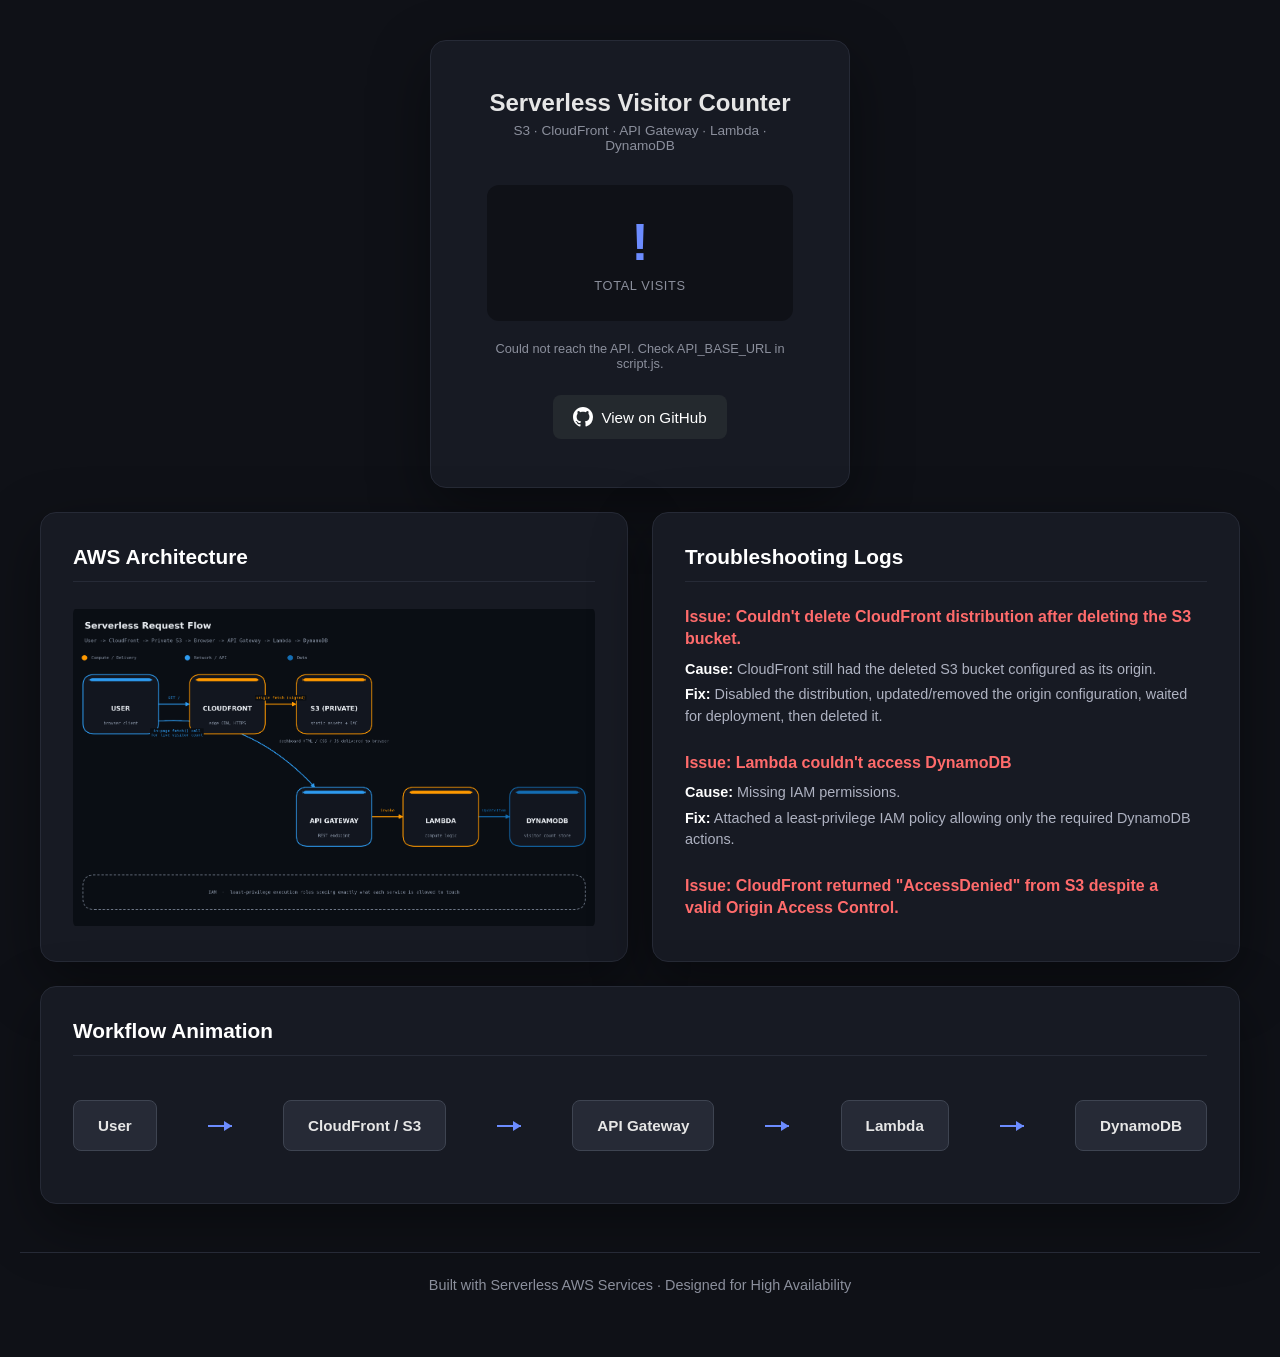
<file: code-files/index.html>
<!DOCTYPE html>
<html lang="en">
<head>
  <meta charset="UTF-8" />
  <meta name="viewport" content="width=device-width, initial-scale=1.0" />
  <title>Serverless Visitor Counter</title>
  <link rel="stylesheet" href="style.css" />
</head>
<body>
  <main class="card">
    <h1>Serverless Visitor Counter</h1>
    <p class="subtitle">S3 &middot; CloudFront &middot; API Gateway &middot; Lambda &middot; DynamoDB</p>

    <div class="counter-box">
      <span id="counter">--</span>
      <p class="label">total visits</p>
    </div>

    <p id="status" class="status">Connecting...</p>
    
    <div class="actions">
      <a href="https://github.com/Ayush-Kanoje/Serverless-WebApp-Project-1" class="github-btn" target="_blank" rel="noopener noreferrer">
        <svg height="20" width="20" viewBox="0 0 16 16" fill="currentColor">
          <path d="M8 0C3.58 0 0 3.58 0 8c0 3.54 2.29 6.53 5.47 7.59.4.07.55-.17.55-.38 0-.19-.01-.82-.01-1.49-2.01.37-2.53-.49-2.69-.94-.09-.23-.48-.94-.82-1.13-.28-.15-.68-.52-.01-.53.63-.01 1.08.58 1.23.82.72 1.21 1.87.87 2.33.66.07-.52.28-.87.51-1.07-1.78-.2-3.64-.89-3.64-3.95 0-.87.31-1.59.82-2.15-.08-.2-.36-1.02.08-2.12 0 0 .67-.21 2.2.82.64-.18 1.32-.27 2-.27.68 0 1.36.09 2 .27 1.53-1.04 2.2-.82 2.2-.82.44 1.1.16 1.92.08 2.12.51.56.82 1.27.82 2.15 0 3.07-1.87 3.75-3.65 3.95.29.25.54.73.54 1.48 0 1.07-.01 1.93-.01 2.2 0 .21.15.46.55.38A8.013 8.013 0 0016 8c0-4.42-3.58-8-8-8z"></path>
        </svg>
        View on GitHub
      </a>
    </div>
  </main>

  <div class="row-container">
    <section class="architecture-card">
      <h2>AWS Architecture</h2>
      <img src="../Architecture-Dig/architecture.png" alt="AWS Architecture Diagram" class="architecture-img clickable-img" id="arch-img" />
    </section>

    <section class="logs-card">
      <h2>Troubleshooting Logs</h2>
      <div class="logs-scroll">
        <div class="log-item">
          <h3>Issue: Couldn't delete CloudFront distribution after deleting the S3 bucket.</h3>
          <p><strong>Cause:</strong> CloudFront still had the deleted S3 bucket configured as its origin.</p>
          <p><strong>Fix:</strong> Disabled the distribution, updated/removed the origin configuration, waited for deployment, then deleted it.</p>
        </div>
        
        <div class="log-item">
          <h3>Issue: Lambda couldn't access DynamoDB</h3>
          <p><strong>Cause:</strong> Missing IAM permissions.</p>
          <p><strong>Fix:</strong> Attached a least-privilege IAM policy allowing only the required DynamoDB actions.</p>
        </div>
        
        <div class="log-item">
          <h3>Issue: CloudFront returned "AccessDenied" from S3 despite a valid Origin Access Control.</h3>
          <p><strong>Cause:</strong> Bucket policy was stale after recreating the OAC multiple times.</p>
          <p><strong>Fix:</strong> Created one clean OAC and let CloudFront auto-generate the matching bucket policy.</p>
        </div>
        
        <div class="log-item">
          <h3>Issue: Created a second API Gateway stage to "confirm" $default was deployed, ending up with two live URLs.</h3>
          <p><strong>Cause:</strong> Misunderstood stage creation as a verification step, when it's actually a separate deployment target.</p>
          <p><strong>Fix:</strong> Confirmed both stages pointed to the same Lambda/DynamoDB backend via curl, then deleted the unnecessary stage and kept $default as the single source of truth.</p>
        </div>
      </div>
    </section>
  </div>

  <section class="workflow-card">
    <h2>Workflow Animation</h2>
    <div class="workflow-animation">
      <div class="step step-user">User</div>
      <div class="arrow"></div>
      <div class="step step-cf">CloudFront / S3</div>
      <div class="arrow"></div>
      <div class="step step-api">API Gateway</div>
      <div class="arrow"></div>
      <div class="step step-lambda">Lambda</div>
      <div class="arrow"></div>
      <div class="step step-db">DynamoDB</div>
    </div>
  </section>

  <footer>
    <p>Built with Serverless AWS Services &middot; Designed for High Availability</p>
  </footer>

  <div id="image-modal" class="modal">
    <span class="close-modal" id="close-modal">&times;</span>
    <img class="modal-content" id="modal-img">
  </div>

  <script src="script.js"></script>
</body>
</html>
</file>
<file: code-files/style.css>
* {
  margin: 0;
  padding: 0;
  box-sizing: border-box;
}

body {
  min-height: 100vh;
  display: flex;
  flex-direction: column;
  align-items: center;
  justify-content: center;
  background: #0f1117;
  font-family: -apple-system, BlinkMacSystemFont, "Segoe UI", Roboto, sans-serif;
  color: #e6e6e6;
  padding: 40px 20px;
  gap: 24px;
}

.card {
  background: #171a23;
  border: 1px solid #262a36;
  border-radius: 16px;
  padding: 48px 56px;
  text-align: center;
  box-shadow: 0 20px 60px rgba(0, 0, 0, 0.4);
  max-width: 420px;
}

h1 {
  font-size: 1.5rem;
  margin-bottom: 6px;
}

.subtitle {
  color: #8b8f9c;
  font-size: 0.85rem;
  margin-bottom: 32px;
}

.counter-box {
  background: #0f1117;
  border-radius: 12px;
  padding: 28px;
  margin-bottom: 20px;
}

#counter {
  font-size: 3.2rem;
  font-weight: 700;
  color: #6c8cff;
}

.label {
  color: #8b8f9c;
  font-size: 0.8rem;
  margin-top: 6px;
  text-transform: uppercase;
  letter-spacing: 0.05em;
}

.status {
  font-size: 0.8rem;
  color: #8b8f9c;
}

.actions {
  margin-top: 24px;
}

.github-btn {
  display: inline-flex;
  align-items: center;
  gap: 8px;
  background: #24292e;
  color: #fff;
  text-decoration: none;
  padding: 12px 20px;
  border-radius: 8px;
  font-size: 0.95rem;
  font-weight: 500;
  transition: background 0.2s, transform 0.1s;
}
.github-btn:hover {
  background: #2f363d;
  transform: translateY(-2px);
}

.row-container {
  display: flex;
  gap: 24px;
  width: 100%;
  max-width: 1200px;
  flex-wrap: wrap;
  justify-content: center;
  align-items: stretch;
}

.architecture-card {
  background: #171a23;
  border: 1px solid #262a36;
  border-radius: 16px;
  padding: 32px;
  flex: 1 1 0;
  min-width: 350px;
  display: flex;
  flex-direction: column;
  max-height: 450px;
  box-shadow: 0 20px 60px rgba(0, 0, 0, 0.4);
  text-align: left;
}

.architecture-card h2 {
  font-size: 1.3rem;
  margin-bottom: 24px;
  color: #fff;
  border-bottom: 1px solid #262a36;
  padding-bottom: 12px;
}

.architecture-img {
  width: 100%;
  flex: 1;
  min-height: 0;
  object-fit: contain;
  border-radius: 8px;
}

.logs-card {
  background: #171a23;
  border: 1px solid #262a36;
  border-radius: 16px;
  padding: 32px;
  flex: 1 1 0;
  min-width: 350px;
  display: flex;
  flex-direction: column;
  max-height: 450px;
  box-shadow: 0 20px 60px rgba(0, 0, 0, 0.4);
  text-align: left;
}

.logs-card h2 {
  font-size: 1.3rem;
  margin-bottom: 24px;
  color: #fff;
  border-bottom: 1px solid #262a36;
  padding-bottom: 12px;
  flex-shrink: 0;
}

.logs-scroll {
  overflow-y: auto;
  flex: 1;
  min-height: 0;
  padding-right: 12px;
}

.logs-scroll::-webkit-scrollbar {
  width: 6px;
}

.logs-scroll::-webkit-scrollbar-track {
  background: #171a23;
}

.logs-scroll::-webkit-scrollbar-thumb {
  background: #262a36;
  border-radius: 3px;
}

.logs-scroll::-webkit-scrollbar-thumb:hover {
  background: #3e4451;
}

.log-item {
  margin-bottom: 24px;
}
.log-item:last-child {
  margin-bottom: 0;
}

.log-item h3 {
  font-size: 1rem;
  color: #ff6b6b;
  margin-bottom: 8px;
  line-height: 1.4;
}

.log-item p {
  font-size: 0.9rem;
  color: #aeb2c1;
  line-height: 1.5;
  margin-bottom: 4px;
}

.log-item p strong {
  color: #fff;
}

.workflow-card {
  background: #171a23;
  border: 1px solid #262a36;
  border-radius: 16px;
  padding: 32px;
  width: 100%;
  max-width: 1200px;
  box-shadow: 0 20px 60px rgba(0, 0, 0, 0.4);
  text-align: center;
}

.workflow-card h2 {
  font-size: 1.3rem;
  margin-bottom: 24px;
  color: #fff;
  border-bottom: 1px solid #262a36;
  padding-bottom: 12px;
  text-align: left;
}

.workflow-animation {
  display: flex;
  align-items: center;
  justify-content: space-between;
  overflow-x: auto;
  padding: 20px 0;
  gap: 16px;
}

.step {
  background: #262a36;
  color: #e6e6e6;
  padding: 16px 24px;
  border-radius: 8px;
  font-weight: 600;
  font-size: 0.95rem;
  border: 1px solid #3e4451;
  white-space: nowrap;
  position: relative;
  animation: pulse 3s infinite;
}

.step:nth-child(1) { animation-delay: 0s; }
.step:nth-child(3) { animation-delay: 0.5s; }
.step:nth-child(5) { animation-delay: 1s; }
.step:nth-child(7) { animation-delay: 1.5s; }
.step:nth-child(9) { animation-delay: 2s; }

@keyframes pulse {
  0% { box-shadow: 0 0 0 0 rgba(108, 140, 255, 0.4); border-color: #6c8cff; }
  50% { box-shadow: 0 0 0 10px rgba(108, 140, 255, 0); border-color: #3e4451; }
  100% { box-shadow: 0 0 0 0 rgba(108, 140, 255, 0); border-color: #3e4451; }
}

.arrow {
  width: 24px;
  height: 2px;
  background-color: #6c8cff;
  position: relative;
  flex-shrink: 0;
}

.arrow::after {
  content: '';
  position: absolute;
  right: 0;
  top: -4px;
  width: 0;
  height: 0;
  border-top: 5px solid transparent;
  border-bottom: 5px solid transparent;
  border-left: 8px solid #6c8cff;
}

footer {
  width: 100%;
  text-align: center;
  padding: 24px;
  color: #8b8f9c;
  font-size: 0.9rem;
  border-top: 1px solid #262a36;
  margin-top: 24px;
}

/* Modal Styles */
.modal {
  display: none;
  position: fixed;
  z-index: 1000;
  left: 0;
  top: 0;
  width: 100%;
  height: 100%;
  background-color: rgba(0, 0, 0, 0.85);
  align-items: center;
  justify-content: center;
  padding: 20px;
}

.modal-content {
  max-width: 90%;
  max-height: 90%;
  border-radius: 8px;
  box-shadow: 0 4px 15px rgba(0, 0, 0, 0.5);
  animation: zoomIn 0.3s ease;
  object-fit: contain;
}

@keyframes zoomIn {
  from { transform: scale(0.8); opacity: 0; }
  to { transform: scale(1); opacity: 1; }
}

.close-modal {
  position: absolute;
  top: 20px;
  right: 35px;
  color: #f1f1f1;
  font-size: 40px;
  font-weight: bold;
  transition: 0.3s;
  cursor: pointer;
  z-index: 1001;
}

.close-modal:hover,
.close-modal:focus {
  color: #bbb;
  text-decoration: none;
}

.clickable-img {
  cursor: pointer;
  transition: opacity 0.3s, transform 0.2s;
}

.clickable-img:hover {
  opacity: 0.9;
  transform: scale(1.02);
}
</file>
